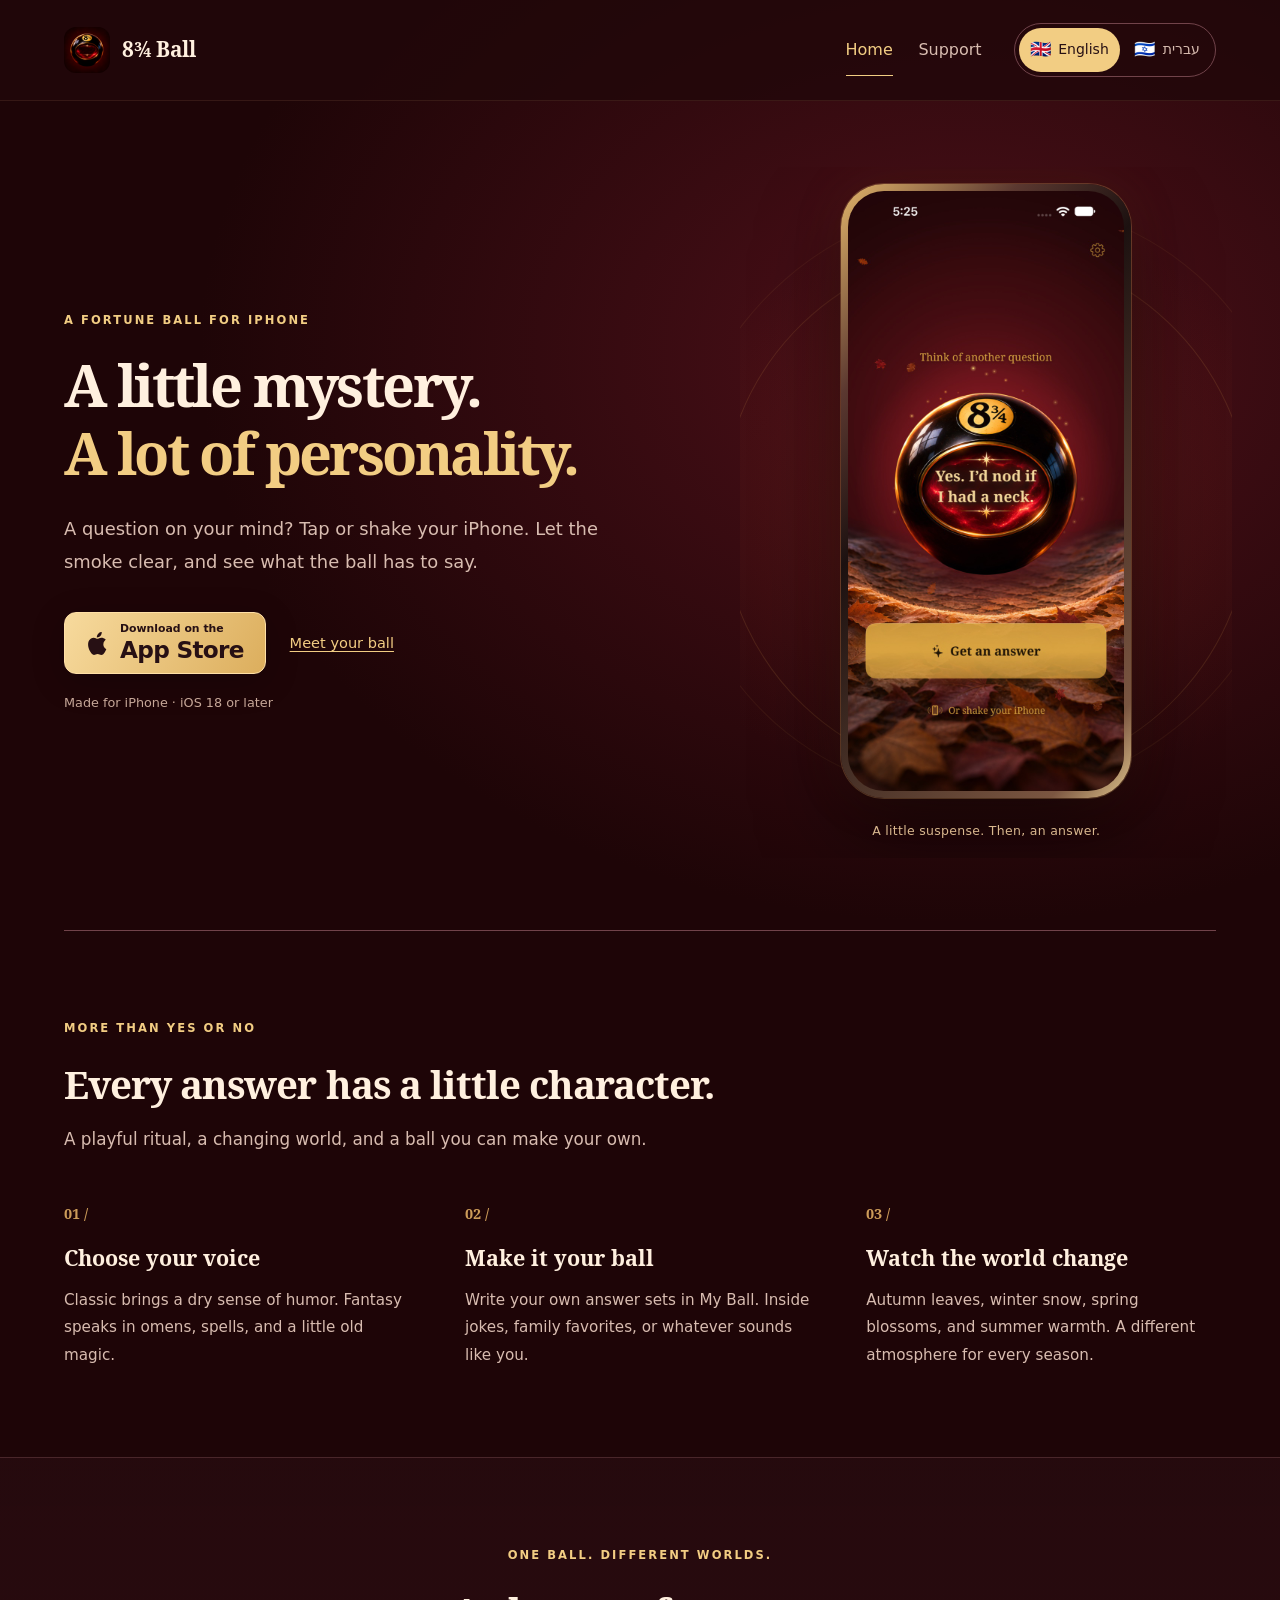
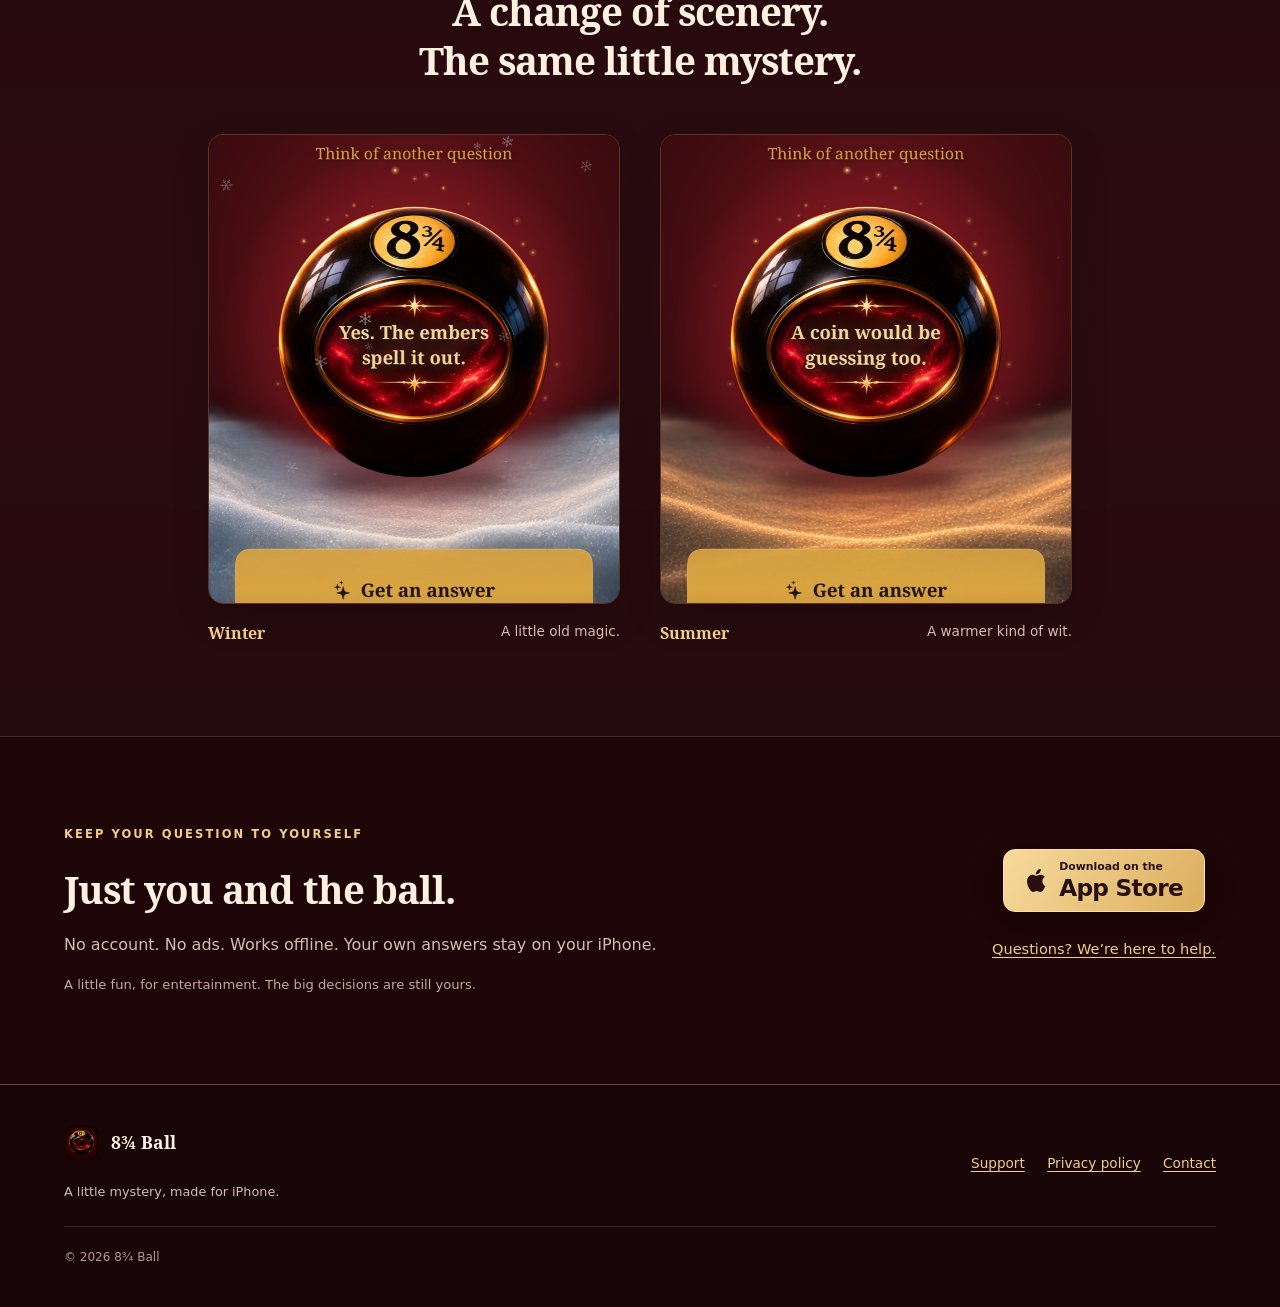
<file: index.html>
<!doctype html><html lang="en" dir="ltr"><head><meta charset="utf-8"><meta name="viewport" content="width=device-width, initial-scale=1"><meta name="description" content="A magical fortune ball for iPhone. Discover playful answers, seasonal worlds, and your own answer sets."><meta name="theme-color" content="#1e0507"><title>A little mystery. A lot of personality. · 8¾ Ball</title><link rel="icon" href="./assets/app-icon.png"><link rel="stylesheet" href="./assets/site.css"><link rel="alternate" hreflang="en" href="./"><link rel="alternate" hreflang="he" href="./he/"><link rel="alternate" hreflang="x-default" href="./"></head><body><a class="skip-link" href="#main">Skip to content</a><header class="site-header"><div class="wrap header-content"><a class="brand" href="./" lang="en" dir="ltr"><img src="./assets/app-icon.png" alt="" width="46" height="46"><span>8¾ Ball</span></a><nav class="main-nav" aria-label="Main navigation"><a href="./" aria-current="page">Home</a><a href="./support/">Support</a></nav><nav class="language-switch" aria-label="Website language"><a href="./" lang="en" hreflang="en" aria-current="page"><span aria-hidden="true">🇬🇧</span><bdi>English</bdi></a><a href="./he/" lang="he" hreflang="he"><span aria-hidden="true">🇮🇱</span><bdi>עברית</bdi></a></nav></div></header><main id="main" tabindex="-1"><section class="hero wrap" aria-labelledby="hero-title"><div class="hero-copy"><p class="eyebrow">A FORTUNE BALL FOR IPHONE</p><h1 id="hero-title">A little mystery.<br><em>A lot of personality.</em></h1><p class="lead">A question on your mind? Tap or shake your iPhone. Let the smoke clear, and see what the ball has to say.</p><div class="hero-actions"><a class="button store-button" href="https://apps.apple.com/app/id6838072461"><svg aria-hidden="true" viewBox="0 0 24 28" width="23" height="27"><path fill="currentColor" d="M18.1 14.8c0-3 2.5-4.5 2.6-4.6-1.4-2-3.5-2.3-4.3-2.3-1.8-.2-3.6 1.1-4.5 1.1-.9 0-2.3-1.1-3.8-1.1-2 0-3.9 1.2-4.9 3-2.1 3.6-.5 9 1.5 12 .9 1.4 2.1 3 3.6 3 1.5-.1 2-1 3.8-1 1.8 0 2.3 1 3.9 1 1.6 0 2.6-1.4 3.6-2.9 1.1-1.6 1.6-3.1 1.6-3.2-.1 0-3.1-1.2-3.1-5zM15.2 6c.8-1 1.4-2.5 1.2-4-.1-.1-2.4.2-3.6 1.7-1 1.1-1.6 2.6-1.5 4 1.4.1 2.8-.7 3.9-1.7z"/></svg><span><small>Download on the</small><strong lang="en">App Store</strong></span></a><a class="text-link" href="#experience">Meet your ball</a></div><p class="fine-print">Made for iPhone · iOS 18 or later</p></div><div class="hero-visual"><span class="orbit orbit-one" aria-hidden="true"></span><span class="orbit orbit-two" aria-hidden="true"></span><div class="phone"><img class="" src="./assets/en-1-classic-autumn.jpg" width="737" height="1600" alt="8¾ Ball on iPhone: a gold-rimmed fortune ball answers “Yes. I’d nod if I had a neck.” against an autumn landscape." fetchpriority="high" decoding="async"></div><p class="image-caption">A little suspense. Then, an answer.</p></div></section>
  <section class="experience section wrap" id="experience" aria-labelledby="experience-title"><div class="section-heading"><p class="eyebrow">MORE THAN YES OR NO</p><h2 id="experience-title">Every answer has a little character.</h2><p>A playful ritual, a changing world, and a ball you can make your own.</p></div><div class="feature-grid"><article class="feature"><span class="feature-number" aria-hidden="true">01 /</span><h3>Choose your voice</h3><p>Classic brings a dry sense of humor. Fantasy speaks in omens, spells, and a little old magic.</p></article><article class="feature"><span class="feature-number" aria-hidden="true">02 /</span><h3>Make it your ball</h3><p>Write your own answer sets in My Ball. Inside jokes, family favorites, or whatever sounds like you.</p></article><article class="feature"><span class="feature-number" aria-hidden="true">03 /</span><h3>Watch the world change</h3><p>Autumn leaves, winter snow, spring blossoms, and summer warmth. A different atmosphere for every season.</p></article></div></section>
  <section class="gallery-section section" aria-labelledby="gallery-title"><div class="wrap"><div class="section-heading"><p class="eyebrow">ONE BALL. DIFFERENT WORLDS.</p><h2 id="gallery-title">A change of scenery.<br>The same little mystery.</h2></div><div class="gallery"><figure><img class="" src="./assets/en-2-fantasy-winter.jpg" width="737" height="1600" alt="Fantasy answer in the ball above a snowy winter landscape." loading="lazy" decoding="async"><figcaption><span>Winter</span>A little old magic.</figcaption></figure><figure><img class="" src="./assets/en-3-classic-summer.jpg" width="737" height="1600" alt="Classic answer in the ball against a warm summer landscape." loading="lazy" decoding="async"><figcaption><span>Summer</span>A warmer kind of wit.</figcaption></figure></div></div></section>
  <section class="closing wrap"><div><p class="eyebrow">KEEP YOUR QUESTION TO YOURSELF</p><h2>Just you and the ball.</h2><p>No account. No ads. Works offline. Your own answers stay on your iPhone.</p><p class="entertainment">A little fun, for entertainment. The big decisions are still yours.</p></div><div class="closing-actions"><a class="button store-button" href="https://apps.apple.com/app/id6838072461"><svg aria-hidden="true" viewBox="0 0 24 28" width="23" height="27"><path fill="currentColor" d="M18.1 14.8c0-3 2.5-4.5 2.6-4.6-1.4-2-3.5-2.3-4.3-2.3-1.8-.2-3.6 1.1-4.5 1.1-.9 0-2.3-1.1-3.8-1.1-2 0-3.9 1.2-4.9 3-2.1 3.6-.5 9 1.5 12 .9 1.4 2.1 3 3.6 3 1.5-.1 2-1 3.8-1 1.8 0 2.3 1 3.9 1 1.6 0 2.6-1.4 3.6-2.9 1.1-1.6 1.6-3.1 1.6-3.2-.1 0-3.1-1.2-3.1-5zM15.2 6c.8-1 1.4-2.5 1.2-4-.1-.1-2.4.2-3.6 1.7-1 1.1-1.6 2.6-1.5 4 1.4.1 2.8-.7 3.9-1.7z"/></svg><span><small>Download on the</small><strong lang="en">App Store</strong></span></a><a class="text-link" href="./support/">Questions? We’re here to help.</a></div></section></main><footer class="site-footer"><div class="wrap footer-content"><div><a class="brand" href="./" lang="en" dir="ltr"><img src="./assets/app-icon.png" alt="" width="46" height="46"><span>8¾ Ball</span></a><p>A little mystery, made for iPhone.</p></div><nav aria-label="Footer navigation"><a href="./support/">Support</a><a href="./privacy/">Privacy policy</a><a href="mailto:gitznasoftdev@gmail.com">Contact</a></nav><p class="copyright">© 2026 8¾ Ball</p></div></footer></body></html>
</file>
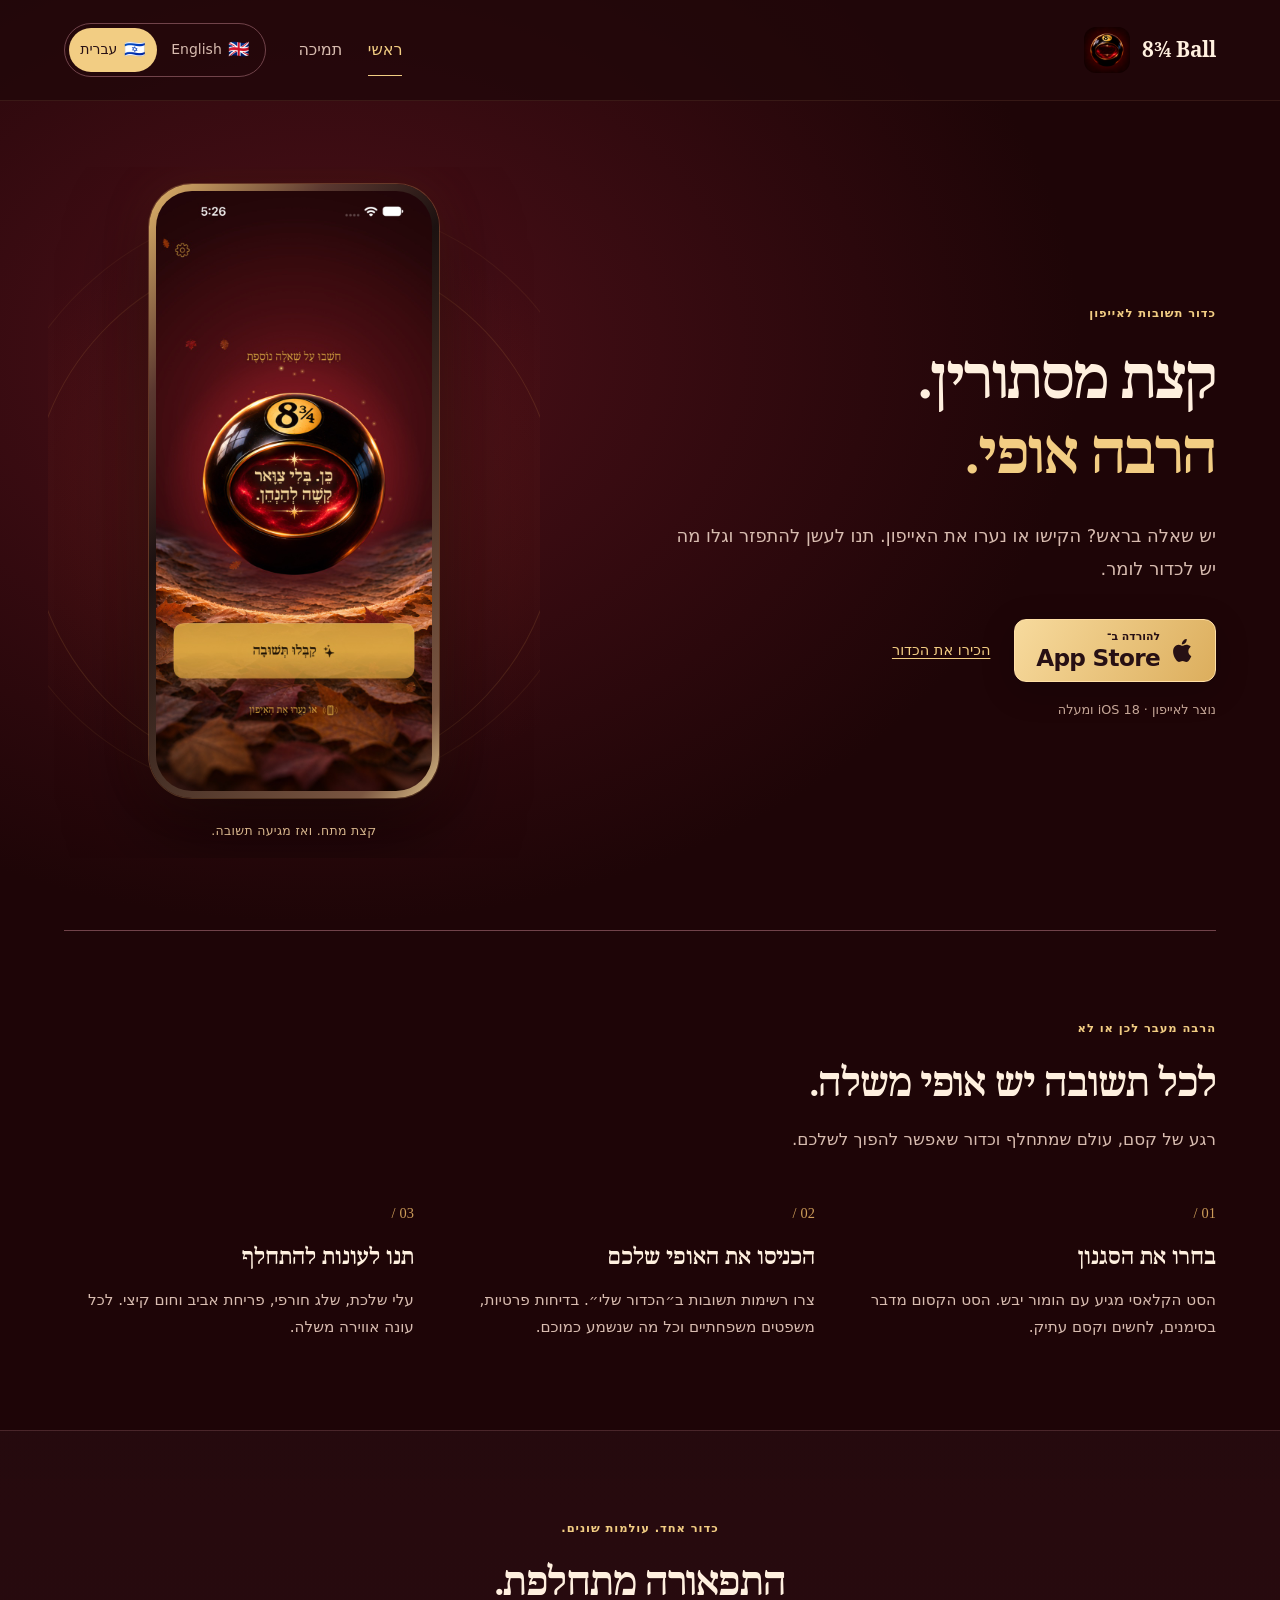
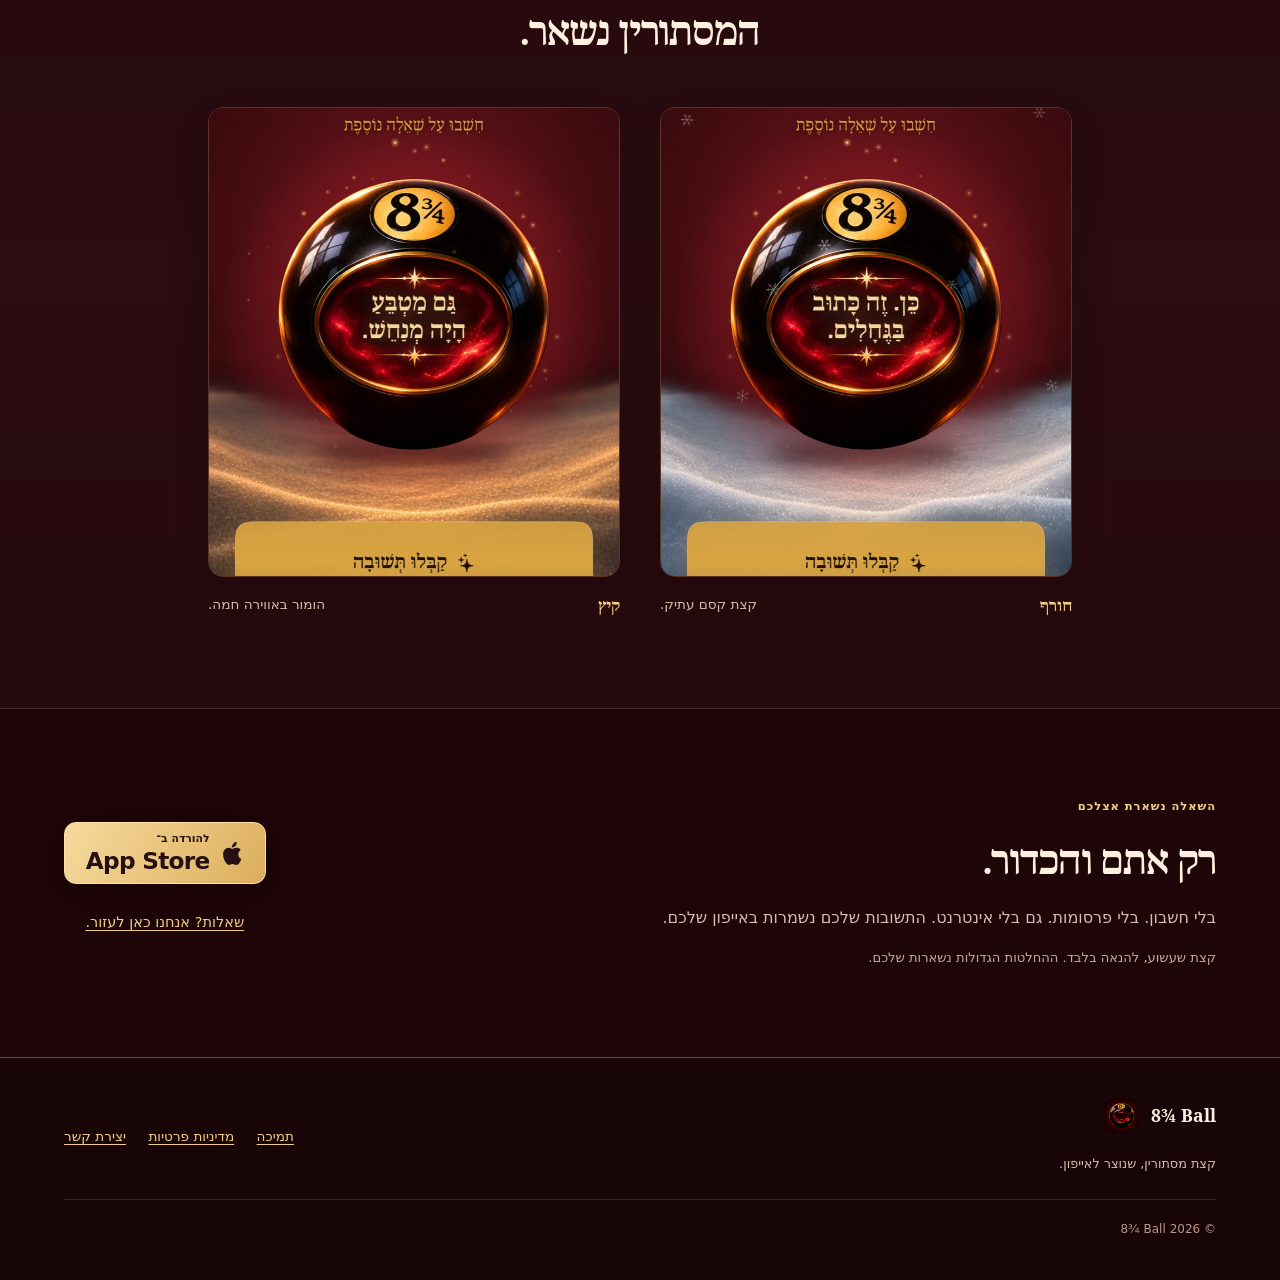
<file: he/index.html>
<!doctype html><html lang="he" dir="rtl"><head><meta charset="utf-8"><meta name="viewport" content="width=device-width, initial-scale=1"><meta name="description" content="כדור תשובות קסום לאייפון. תשובות עם אופי, עולמות מתחלפים ורשימות תשובות משלכם."><meta name="theme-color" content="#1e0507"><title>קצת מסתורין. הרבה אופי. · 8¾ Ball</title><link rel="icon" href="../assets/app-icon.png"><link rel="stylesheet" href="../assets/site.css"><link rel="alternate" hreflang="en" href="../"><link rel="alternate" hreflang="he" href="../he/"><link rel="alternate" hreflang="x-default" href="../"></head><body><a class="skip-link" href="#main">דילוג לתוכן</a><header class="site-header"><div class="wrap header-content"><a class="brand" href="../he/" lang="en" dir="ltr"><img src="../assets/app-icon.png" alt="" width="46" height="46"><span>8¾ Ball</span></a><nav class="main-nav" aria-label="ניווט ראשי"><a href="../he/" aria-current="page">ראשי</a><a href="../he/support/">תמיכה</a></nav><nav class="language-switch" aria-label="שפת האתר"><a href="../" lang="en" hreflang="en"><span aria-hidden="true">🇬🇧</span><bdi>English</bdi></a><a href="../he/" lang="he" hreflang="he" aria-current="page"><span aria-hidden="true">🇮🇱</span><bdi>עברית</bdi></a></nav></div></header><main id="main" tabindex="-1"><section class="hero wrap" aria-labelledby="hero-title"><div class="hero-copy"><p class="eyebrow">כדור תשובות לאייפון</p><h1 id="hero-title">קצת מסתורין.<br><em>הרבה אופי.</em></h1><p class="lead">יש שאלה בראש? הקישו או נערו את האייפון. תנו לעשן להתפזר וגלו מה יש לכדור לומר.</p><div class="hero-actions"><a class="button store-button" href="https://apps.apple.com/app/id6838072461"><svg aria-hidden="true" viewBox="0 0 24 28" width="23" height="27"><path fill="currentColor" d="M18.1 14.8c0-3 2.5-4.5 2.6-4.6-1.4-2-3.5-2.3-4.3-2.3-1.8-.2-3.6 1.1-4.5 1.1-.9 0-2.3-1.1-3.8-1.1-2 0-3.9 1.2-4.9 3-2.1 3.6-.5 9 1.5 12 .9 1.4 2.1 3 3.6 3 1.5-.1 2-1 3.8-1 1.8 0 2.3 1 3.9 1 1.6 0 2.6-1.4 3.6-2.9 1.1-1.6 1.6-3.1 1.6-3.2-.1 0-3.1-1.2-3.1-5zM15.2 6c.8-1 1.4-2.5 1.2-4-.1-.1-2.4.2-3.6 1.7-1 1.1-1.6 2.6-1.5 4 1.4.1 2.8-.7 3.9-1.7z"/></svg><span><small>להורדה ב־</small><strong lang="en">App Store</strong></span></a><a class="text-link" href="#experience">הכירו את הכדור</a></div><p class="fine-print">נוצר לאייפון · iOS 18 ומעלה</p></div><div class="hero-visual"><span class="orbit orbit-one" aria-hidden="true"></span><span class="orbit orbit-two" aria-hidden="true"></span><div class="phone"><img class="" src="../assets/he-1-classic-autumn.jpg" width="737" height="1600" alt="הכדור באייפון: כדור שחור עם מסגרת זהב ותשובה משעשעת, על רקע עלי שלכת." fetchpriority="high" decoding="async"></div><p class="image-caption">קצת מתח. ואז מגיעה תשובה.</p></div></section>
  <section class="experience section wrap" id="experience" aria-labelledby="experience-title"><div class="section-heading"><p class="eyebrow">הרבה מעבר לכן או לא</p><h2 id="experience-title">לכל תשובה יש אופי משלה.</h2><p>רגע של קסם, עולם שמתחלף וכדור שאפשר להפוך לשלכם.</p></div><div class="feature-grid"><article class="feature"><span class="feature-number" aria-hidden="true">01 /</span><h3>בחרו את הסגנון</h3><p>הסט הקלאסי מגיע עם הומור יבש. הסט הקסום מדבר בסימנים, לחשים וקסם עתיק.</p></article><article class="feature"><span class="feature-number" aria-hidden="true">02 /</span><h3>הכניסו את האופי שלכם</h3><p>צרו רשימות תשובות ב״הכדור שלי״. בדיחות פרטיות, משפטים משפחתיים וכל מה שנשמע כמוכם.</p></article><article class="feature"><span class="feature-number" aria-hidden="true">03 /</span><h3>תנו לעונות להתחלף</h3><p>עלי שלכת, שלג חורפי, פריחת אביב וחום קיצי. לכל עונה אווירה משלה.</p></article></div></section>
  <section class="gallery-section section" aria-labelledby="gallery-title"><div class="wrap"><div class="section-heading"><p class="eyebrow">כדור אחד. עולמות שונים.</p><h2 id="gallery-title">התפאורה מתחלפת.<br>המסתורין נשאר.</h2></div><div class="gallery"><figure><img class="" src="../assets/he-2-fantasy-winter.jpg" width="737" height="1600" alt="תשובה מהסט הקסום בכדור על רקע שלג חורפי." loading="lazy" decoding="async"><figcaption><span>חורף</span>קצת קסם עתיק.</figcaption></figure><figure><img class="" src="../assets/he-3-classic-summer.jpg" width="737" height="1600" alt="תשובה מהסט הקלאסי בכדור על רקע קיצי חם." loading="lazy" decoding="async"><figcaption><span>קיץ</span>הומור באווירה חמה.</figcaption></figure></div></div></section>
  <section class="closing wrap"><div><p class="eyebrow">השאלה נשארת אצלכם</p><h2>רק אתם והכדור.</h2><p>בלי חשבון. בלי פרסומות. גם בלי אינטרנט. התשובות שלכם נשמרות באייפון שלכם.</p><p class="entertainment">קצת שעשוע, להנאה בלבד. ההחלטות הגדולות נשארות שלכם.</p></div><div class="closing-actions"><a class="button store-button" href="https://apps.apple.com/app/id6838072461"><svg aria-hidden="true" viewBox="0 0 24 28" width="23" height="27"><path fill="currentColor" d="M18.1 14.8c0-3 2.5-4.5 2.6-4.6-1.4-2-3.5-2.3-4.3-2.3-1.8-.2-3.6 1.1-4.5 1.1-.9 0-2.3-1.1-3.8-1.1-2 0-3.9 1.2-4.9 3-2.1 3.6-.5 9 1.5 12 .9 1.4 2.1 3 3.6 3 1.5-.1 2-1 3.8-1 1.8 0 2.3 1 3.9 1 1.6 0 2.6-1.4 3.6-2.9 1.1-1.6 1.6-3.1 1.6-3.2-.1 0-3.1-1.2-3.1-5zM15.2 6c.8-1 1.4-2.5 1.2-4-.1-.1-2.4.2-3.6 1.7-1 1.1-1.6 2.6-1.5 4 1.4.1 2.8-.7 3.9-1.7z"/></svg><span><small>להורדה ב־</small><strong lang="en">App Store</strong></span></a><a class="text-link" href="../he/support/">שאלות? אנחנו כאן לעזור.</a></div></section></main><footer class="site-footer"><div class="wrap footer-content"><div><a class="brand" href="../he/" lang="en" dir="ltr"><img src="../assets/app-icon.png" alt="" width="46" height="46"><span>8¾ Ball</span></a><p>קצת מסתורין, שנוצר לאייפון.</p></div><nav aria-label="ניווט תחתון"><a href="../he/support/">תמיכה</a><a href="../he/privacy/">מדיניות פרטיות</a><a href="mailto:gitznasoftdev@gmail.com">יצירת קשר</a></nav><p class="copyright">© 2026 <bdi dir="ltr">8¾ Ball</bdi></p></div></footer></body></html>
</file>
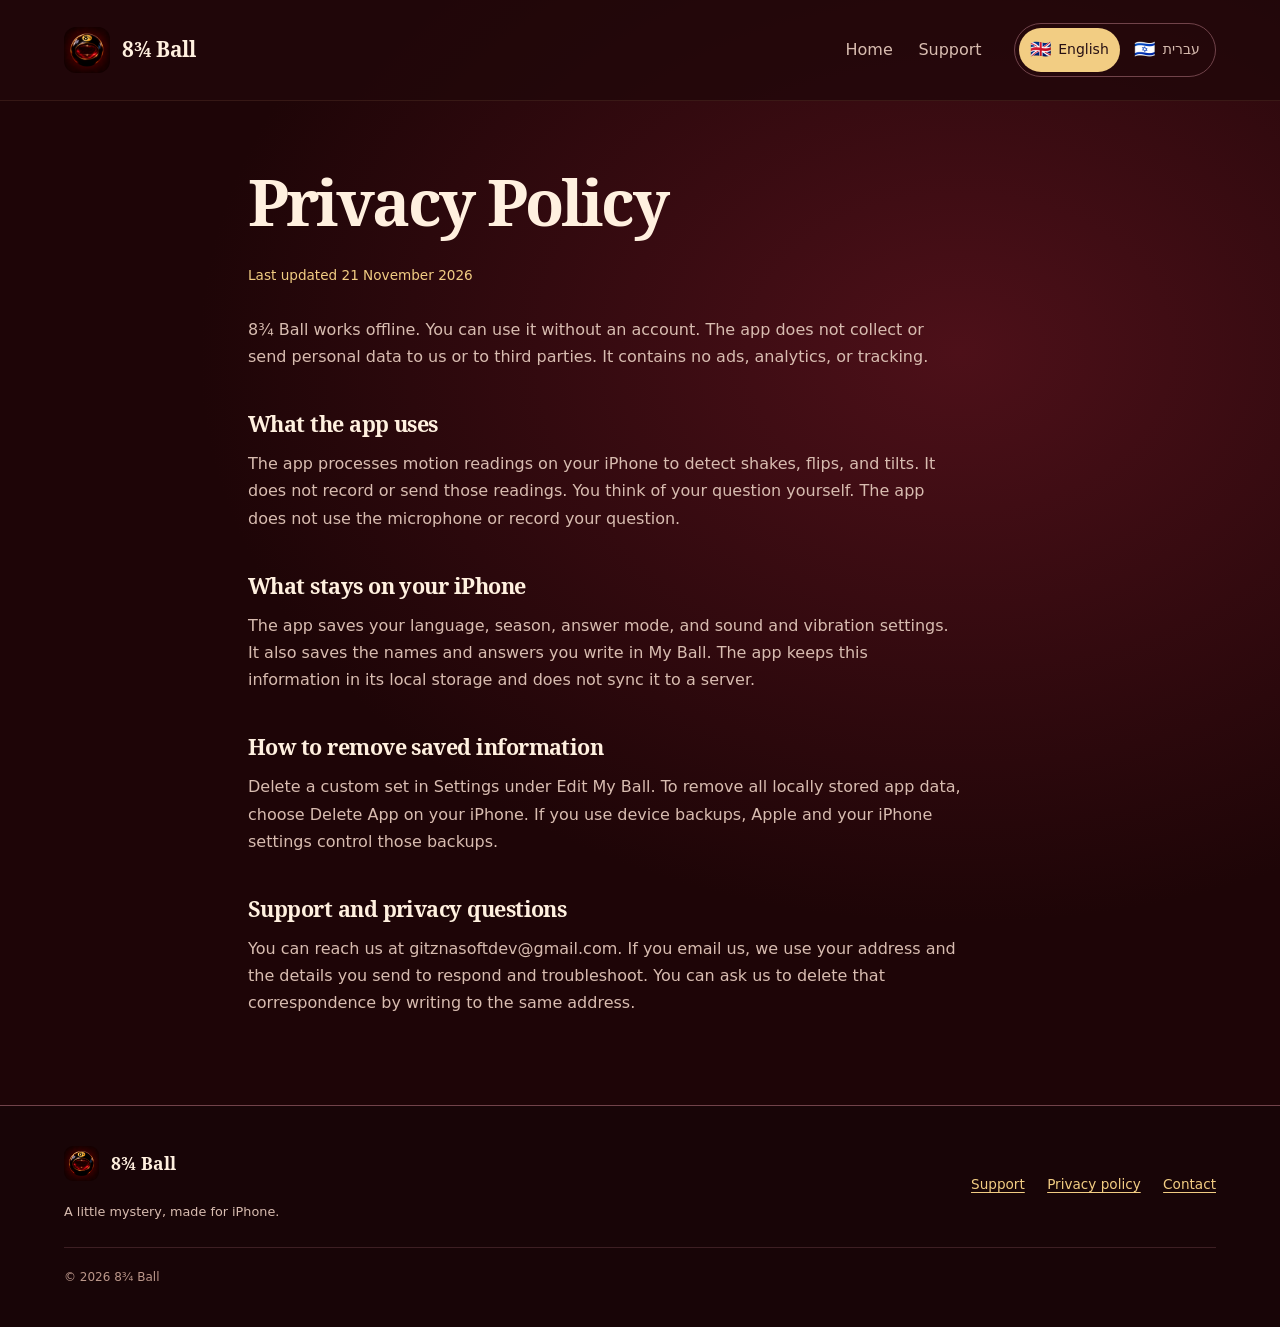
<file: privacy/index.html>
<!doctype html><html lang="en" dir="ltr"><head><meta charset="utf-8"><meta name="viewport" content="width=device-width, initial-scale=1"><meta name="description" content="How 8¾ Ball handles your information and keeps your answers on your iPhone."><meta name="theme-color" content="#1e0507"><title>Privacy · 8¾ Ball</title><link rel="icon" href="../assets/app-icon.png"><link rel="stylesheet" href="../assets/site.css"><link rel="alternate" hreflang="en" href="../privacy/"><link rel="alternate" hreflang="he" href="../he/privacy/"><link rel="alternate" hreflang="x-default" href="../privacy/"></head><body><a class="skip-link" href="#main">Skip to content</a><header class="site-header"><div class="wrap header-content"><a class="brand" href="../" lang="en" dir="ltr"><img src="../assets/app-icon.png" alt="" width="46" height="46"><span>8¾ Ball</span></a><nav class="main-nav" aria-label="Main navigation"><a href="../">Home</a><a href="../support/">Support</a></nav><nav class="language-switch" aria-label="Website language"><a href="../privacy/" lang="en" hreflang="en" aria-current="page"><span aria-hidden="true">🇬🇧</span><bdi>English</bdi></a><a href="../he/privacy/" lang="he" hreflang="he"><span aria-hidden="true">🇮🇱</span><bdi>עברית</bdi></a></nav></div></header><main id="main" tabindex="-1"><div class="wrap legal-wrap"><article class="legal-document" id="en">

      <h1 id="title-en">Privacy Policy</h1>
      <p class="date">Last updated <time datetime="2026-11-21">21 November 2026</time></p>
      <p>8¾ Ball works offline. You can use it without an account. The app does not collect or send personal data to us or to third parties. It contains no ads, analytics, or tracking.</p>
      <h2>What the app uses</h2>
      <p>The app processes motion readings on your iPhone to detect shakes, flips, and tilts. It does not record or send those readings. You think of your question yourself. The app does not use the microphone or record your question.</p>
      <h2>What stays on your iPhone</h2>
      <p>The app saves your language, season, answer mode, and sound and vibration settings. It also saves the names and answers you write in My Ball. The app keeps this information in its local storage and does not sync it to a server.</p>
      <h2>How to remove saved information</h2>
      <p>Delete a custom set in Settings under Edit My Ball. To remove all locally stored app data, choose Delete App on your iPhone. If you use device backups, Apple and your iPhone settings control those backups.</p>
      <h2>Support and privacy questions</h2>
      <p>You can reach us at <bdi>gitznasoftdev@gmail.com</bdi>. If you email us, we use your address and the details you send to respond and troubleshoot. You can ask us to delete that correspondence by writing to the same address.</p>
    </article></div></main><footer class="site-footer"><div class="wrap footer-content"><div><a class="brand" href="../" lang="en" dir="ltr"><img src="../assets/app-icon.png" alt="" width="46" height="46"><span>8¾ Ball</span></a><p>A little mystery, made for iPhone.</p></div><nav aria-label="Footer navigation"><a href="../support/">Support</a><a href="../privacy/">Privacy policy</a><a href="mailto:gitznasoftdev@gmail.com">Contact</a></nav><p class="copyright">© 2026 8¾ Ball</p></div></footer></body></html>
</file>
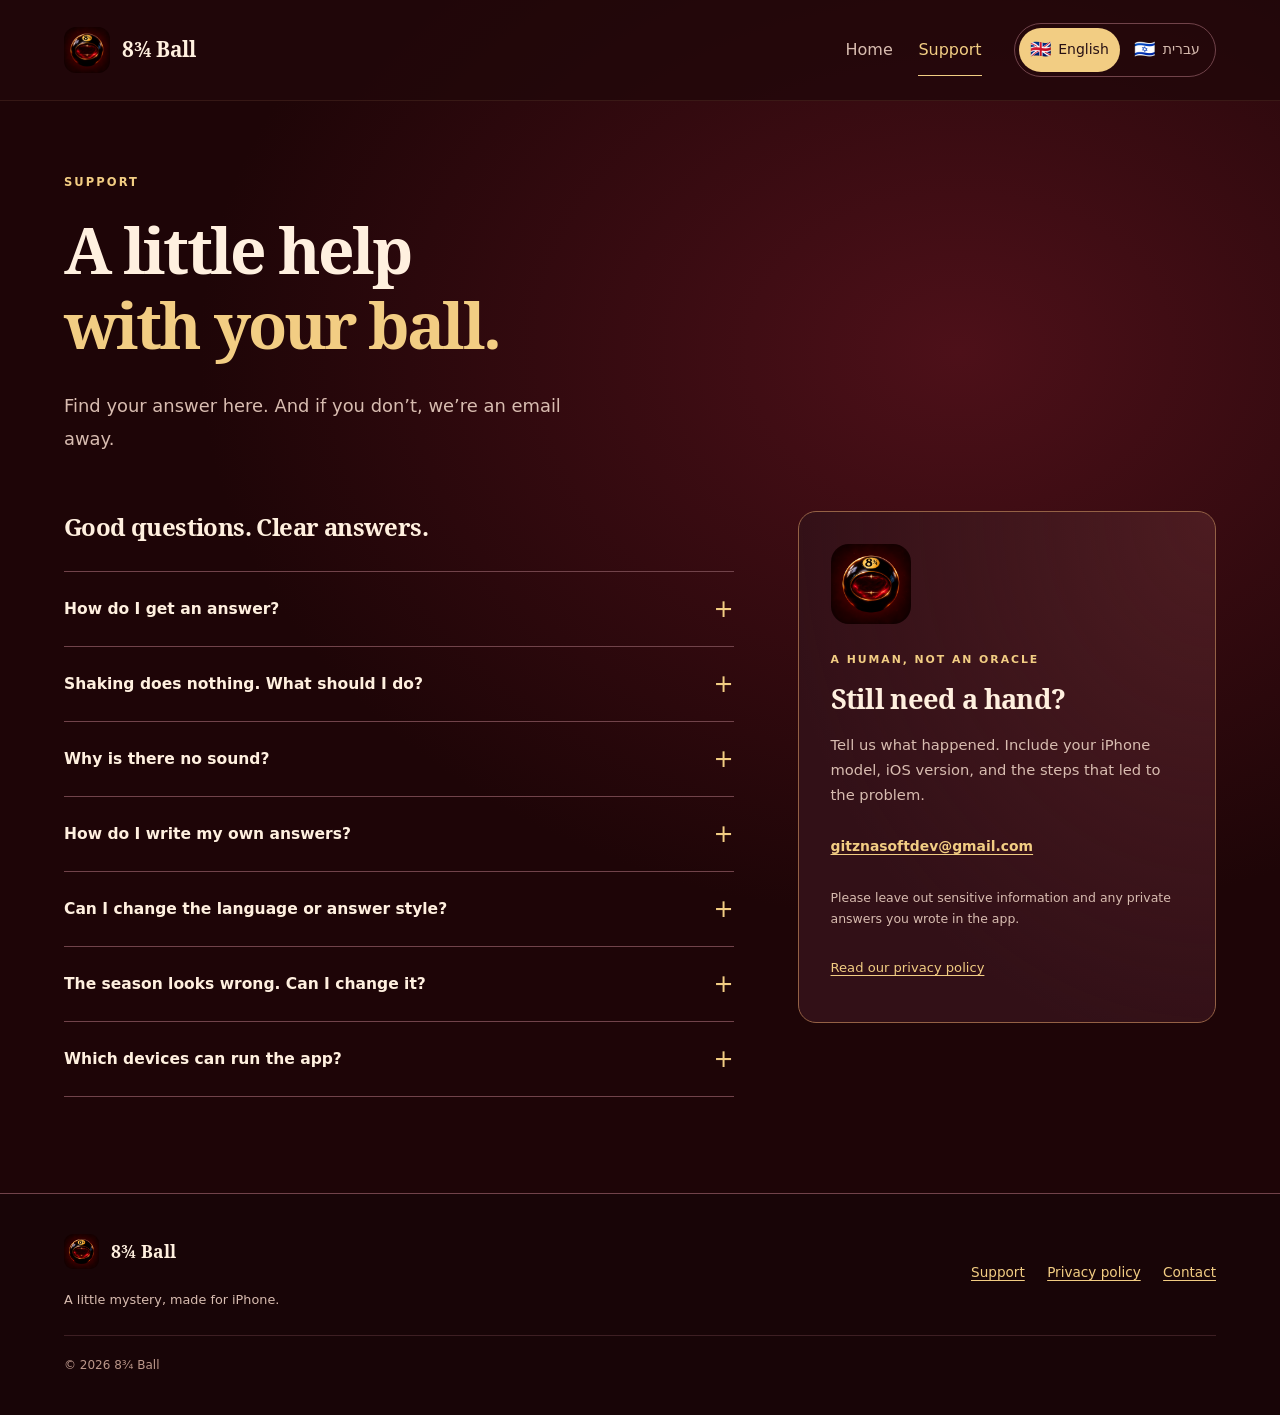
<file: support/index.html>
<!doctype html><html lang="en" dir="ltr"><head><meta charset="utf-8"><meta name="viewport" content="width=device-width, initial-scale=1"><meta name="description" content="Help, answers, and contact for the 8¾ Ball iPhone app."><meta name="theme-color" content="#1e0507"><title>Support · 8¾ Ball</title><link rel="icon" href="../assets/app-icon.png"><link rel="stylesheet" href="../assets/site.css"><link rel="alternate" hreflang="en" href="../support/"><link rel="alternate" hreflang="he" href="../he/support/"><link rel="alternate" hreflang="x-default" href="../support/"></head><body><a class="skip-link" href="#main">Skip to content</a><header class="site-header"><div class="wrap header-content"><a class="brand" href="../" lang="en" dir="ltr"><img src="../assets/app-icon.png" alt="" width="46" height="46"><span>8¾ Ball</span></a><nav class="main-nav" aria-label="Main navigation"><a href="../">Home</a><a href="../support/" aria-current="page">Support</a></nav><nav class="language-switch" aria-label="Website language"><a href="../support/" lang="en" hreflang="en" aria-current="page"><span aria-hidden="true">🇬🇧</span><bdi>English</bdi></a><a href="../he/support/" lang="he" hreflang="he"><span aria-hidden="true">🇮🇱</span><bdi>עברית</bdi></a></nav></div></header><main id="main" tabindex="-1"><section class="page-intro wrap"><p class="eyebrow">SUPPORT</p><h1>A little help<br><em>with your ball.</em></h1><p class="lead">Find your answer here. And if you don’t, we’re an email away.</p></section><div class="support-layout wrap"><section class="faq-section" aria-labelledby="faq-title"><h2 id="faq-title">Good questions. Clear answers.</h2><details class="faq"><summary>How do I get an answer?<span aria-hidden="true">+</span></summary><div><p>Think of a yes-or-no question, then tap Get an answer or shake your iPhone. You can also hold it face down and flip it face up. An answer appears through the smoke.</p></div></details><details class="faq"><summary>Shaking does nothing. What should I do?<span aria-hidden="true">+</span></summary><div><p>Close the app’s Settings, then try one clear back-and-forth shake. You can always tap Get an answer instead.</p></div></details><details class="faq"><summary>Why is there no sound?<span aria-hidden="true">+</span></summary><div><p>The app respects Silent mode. Turn off Silent mode on your iPhone, check the volume, and turn on sound in the app’s Settings. You can also enjoy the ball with sound off.</p></div></details><details class="faq"><summary>How do I write my own answers?<span aria-hidden="true">+</span></summary><div><p>Open Settings and choose Edit My Ball. Create a set with at least two different answers, then choose My Ball under Answer mode. To delete a set, touch and hold it in the list of sets and choose Delete.</p></div></details><details class="faq"><summary>Can I change the language or answer style?<span aria-hidden="true">+</span></summary><div><p>Yes. Open the app’s Settings to choose your language and Answer mode. Classic and Fantasy offer two different styles of answers. The website language buttons change this website only.</p></div></details><details class="faq"><summary>The season looks wrong. Can I change it?<span aria-hidden="true">+</span></summary><div><p>In Settings, choose Auto under Season to follow the date and your hemisphere. You can also choose a season manually.</p></div></details><details class="faq"><summary>Which devices can run the app?<span aria-hidden="true">+</span></summary><div><p>8¾ Ball is designed for iPhone and requires iOS 18 or later.</p></div></details></section><aside class="contact-card" aria-labelledby="contact-title"><img src="../assets/app-icon.png" width="80" height="80" alt=""><p class="eyebrow">A HUMAN, NOT AN ORACLE</p><h2 id="contact-title">Still need a hand?</h2><p>Tell us what happened. Include your iPhone model, iOS version, and the steps that led to the problem.</p><a class="email-link" href="mailto:gitznasoftdev@gmail.com"><bdi dir="ltr">gitznasoftdev@gmail.com</bdi></a><p class="fine-print">Please leave out sensitive information and any private answers you wrote in the app.</p><a class="text-link" href="../privacy/">Read our privacy policy</a></aside></div></main><footer class="site-footer"><div class="wrap footer-content"><div><a class="brand" href="../" lang="en" dir="ltr"><img src="../assets/app-icon.png" alt="" width="46" height="46"><span>8¾ Ball</span></a><p>A little mystery, made for iPhone.</p></div><nav aria-label="Footer navigation"><a href="../support/">Support</a><a href="../privacy/">Privacy policy</a><a href="mailto:gitznasoftdev@gmail.com">Contact</a></nav><p class="copyright">© 2026 8¾ Ball</p></div></footer></body></html>
</file>
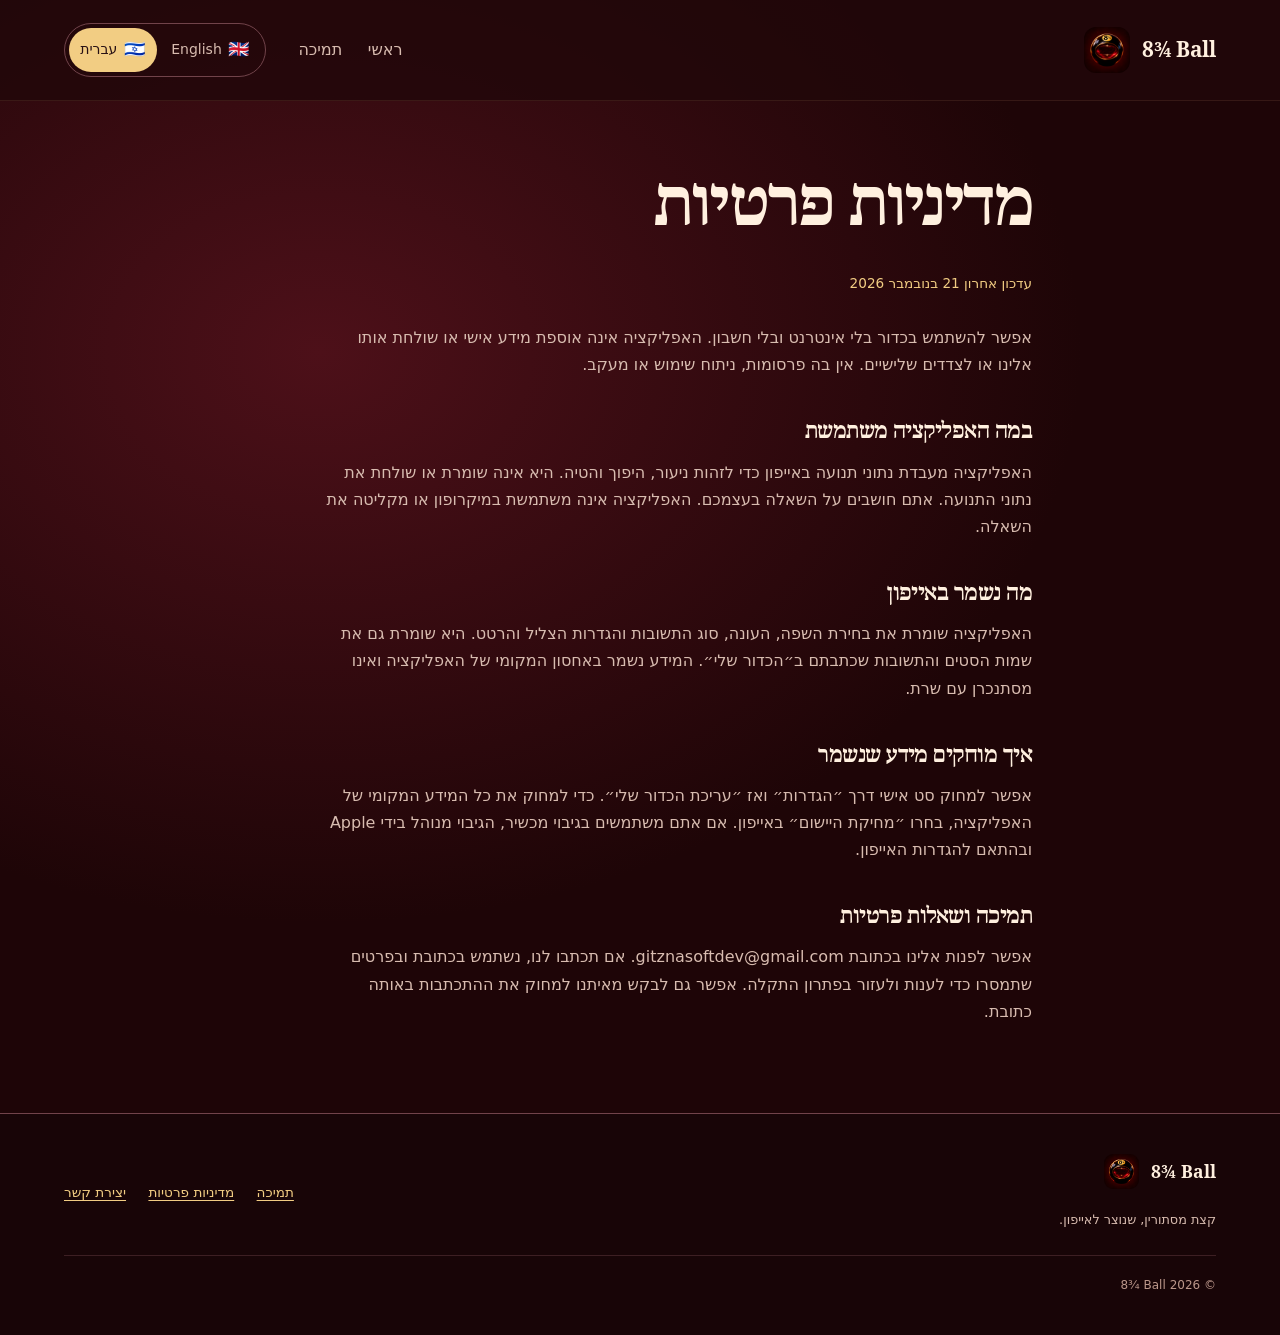
<file: he/privacy/index.html>
<!doctype html><html lang="he" dir="rtl"><head><meta charset="utf-8"><meta name="viewport" content="width=device-width, initial-scale=1"><meta name="description" content="איך הכדור שומר על הפרטיות שלכם ועל התשובות באייפון שלכם."><meta name="theme-color" content="#1e0507"><title>פרטיות · 8¾ Ball</title><link rel="icon" href="../../assets/app-icon.png"><link rel="stylesheet" href="../../assets/site.css"><link rel="alternate" hreflang="en" href="../../privacy/"><link rel="alternate" hreflang="he" href="../../he/privacy/"><link rel="alternate" hreflang="x-default" href="../../privacy/"></head><body><a class="skip-link" href="#main">דילוג לתוכן</a><header class="site-header"><div class="wrap header-content"><a class="brand" href="../../he/" lang="en" dir="ltr"><img src="../../assets/app-icon.png" alt="" width="46" height="46"><span>8¾ Ball</span></a><nav class="main-nav" aria-label="ניווט ראשי"><a href="../../he/">ראשי</a><a href="../../he/support/">תמיכה</a></nav><nav class="language-switch" aria-label="שפת האתר"><a href="../../privacy/" lang="en" hreflang="en"><span aria-hidden="true">🇬🇧</span><bdi>English</bdi></a><a href="../../he/privacy/" lang="he" hreflang="he" aria-current="page"><span aria-hidden="true">🇮🇱</span><bdi>עברית</bdi></a></nav></div></header><main id="main" tabindex="-1"><div class="wrap legal-wrap"><article class="legal-document" id="he">

      <h1 id="title-he">מדיניות פרטיות</h1>
      <p class="date">עדכון אחרון <time datetime="2026-11-21">21 בנובמבר 2026</time></p>
      <p>אפשר להשתמש בכדור בלי אינטרנט ובלי חשבון. האפליקציה אינה אוספת מידע אישי או שולחת אותו אלינו או לצדדים שלישיים. אין בה פרסומות, ניתוח שימוש או מעקב.</p>
      <h2>במה האפליקציה משתמשת</h2>
      <p>האפליקציה מעבדת נתוני תנועה באייפון כדי לזהות ניעור, היפוך והטיה. היא אינה שומרת או שולחת את נתוני התנועה. אתם חושבים על השאלה בעצמכם. האפליקציה אינה משתמשת במיקרופון או מקליטה את השאלה.</p>
      <h2>מה נשמר באייפון</h2>
      <p>האפליקציה שומרת את בחירת השפה, העונה, סוג התשובות והגדרות הצליל והרטט. היא שומרת גם את שמות הסטים והתשובות שכתבתם ב״הכדור שלי״. המידע נשמר באחסון המקומי של האפליקציה ואינו מסתנכרן עם שרת.</p>
      <h2>איך מוחקים מידע שנשמר</h2>
      <p>אפשר למחוק סט אישי דרך ״הגדרות״ ואז ״עריכת הכדור שלי״. כדי למחוק את כל המידע המקומי של האפליקציה, בחרו ״מחיקת היישום״ באייפון. אם אתם משתמשים בגיבוי מכשיר, הגיבוי מנוהל בידי Apple ובהתאם להגדרות האייפון.</p>
      <h2>תמיכה ושאלות פרטיות</h2>
      <p>אפשר לפנות אלינו בכתובת <bdi dir="ltr">gitznasoftdev@gmail.com</bdi>. אם תכתבו לנו, נשתמש בכתובת ובפרטים שתמסרו כדי לענות ולעזור בפתרון התקלה. אפשר גם לבקש מאיתנו למחוק את ההתכתבות באותה כתובת.</p>
    </article></div></main><footer class="site-footer"><div class="wrap footer-content"><div><a class="brand" href="../../he/" lang="en" dir="ltr"><img src="../../assets/app-icon.png" alt="" width="46" height="46"><span>8¾ Ball</span></a><p>קצת מסתורין, שנוצר לאייפון.</p></div><nav aria-label="ניווט תחתון"><a href="../../he/support/">תמיכה</a><a href="../../he/privacy/">מדיניות פרטיות</a><a href="mailto:gitznasoftdev@gmail.com">יצירת קשר</a></nav><p class="copyright">© 2026 <bdi dir="ltr">8¾ Ball</bdi></p></div></footer></body></html>
</file>
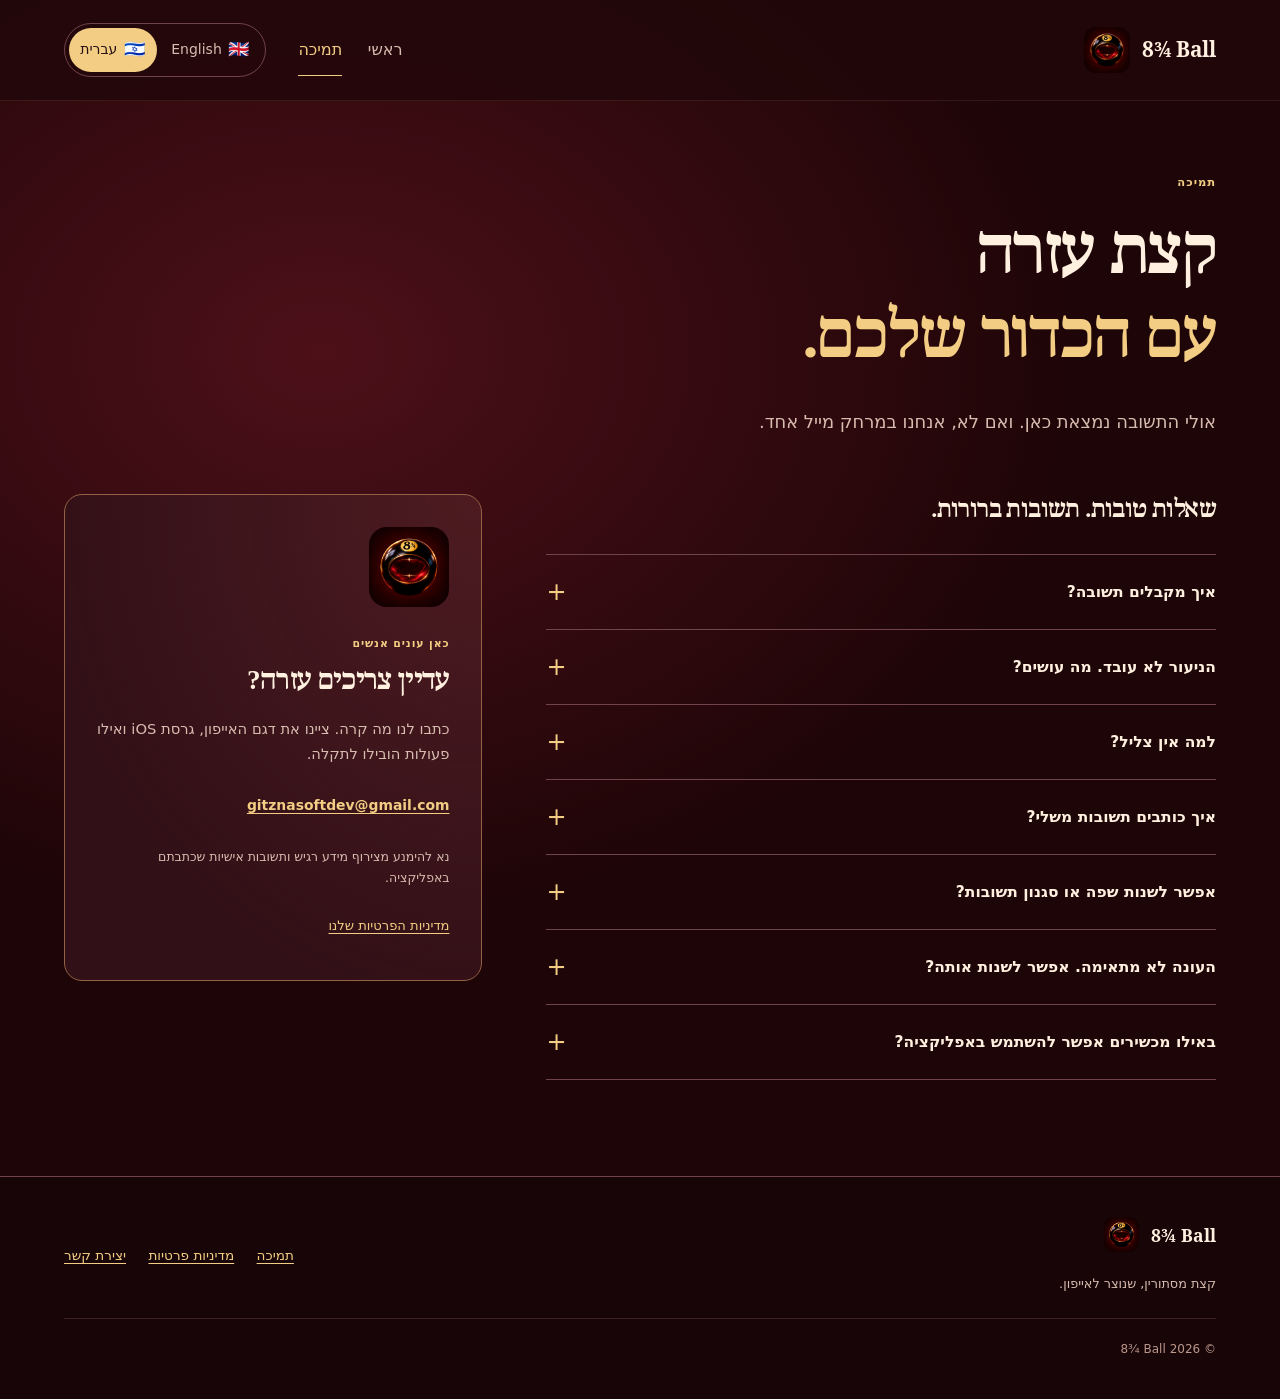
<file: he/support/index.html>
<!doctype html><html lang="he" dir="rtl"><head><meta charset="utf-8"><meta name="viewport" content="width=device-width, initial-scale=1"><meta name="description" content="עזרה, תשובות ויצירת קשר בנוגע לאפליקציית הכדור באייפון."><meta name="theme-color" content="#1e0507"><title>תמיכה · 8¾ Ball</title><link rel="icon" href="../../assets/app-icon.png"><link rel="stylesheet" href="../../assets/site.css"><link rel="alternate" hreflang="en" href="../../support/"><link rel="alternate" hreflang="he" href="../../he/support/"><link rel="alternate" hreflang="x-default" href="../../support/"></head><body><a class="skip-link" href="#main">דילוג לתוכן</a><header class="site-header"><div class="wrap header-content"><a class="brand" href="../../he/" lang="en" dir="ltr"><img src="../../assets/app-icon.png" alt="" width="46" height="46"><span>8¾ Ball</span></a><nav class="main-nav" aria-label="ניווט ראשי"><a href="../../he/">ראשי</a><a href="../../he/support/" aria-current="page">תמיכה</a></nav><nav class="language-switch" aria-label="שפת האתר"><a href="../../support/" lang="en" hreflang="en"><span aria-hidden="true">🇬🇧</span><bdi>English</bdi></a><a href="../../he/support/" lang="he" hreflang="he" aria-current="page"><span aria-hidden="true">🇮🇱</span><bdi>עברית</bdi></a></nav></div></header><main id="main" tabindex="-1"><section class="page-intro wrap"><p class="eyebrow">תמיכה</p><h1>קצת עזרה<br><em>עם הכדור שלכם.</em></h1><p class="lead">אולי התשובה נמצאת כאן. ואם לא, אנחנו במרחק מייל אחד.</p></section><div class="support-layout wrap"><section class="faq-section" aria-labelledby="faq-title"><h2 id="faq-title">שאלות טובות. תשובות ברורות.</h2><details class="faq"><summary>איך מקבלים תשובה?<span aria-hidden="true">+</span></summary><div><p>חשבו על שאלת כן או לא, ואז הקישו על ״קַבְּלוּ תְּשׁוּבָה״ או נערו את האייפון. אפשר גם להחזיק את המסך כלפי מטה ולהפוך אותו כלפי מעלה. התשובה תופיע מתוך העשן.</p></div></details><details class="faq"><summary>הניעור לא עובד. מה עושים?<span aria-hidden="true">+</span></summary><div><p>סגרו את חלון ההגדרות באפליקציה ונסו תנועה ברורה אחת של ניעור הלוך וחזור. תמיד אפשר גם להקיש על כפתור התשובה.</p></div></details><details class="faq"><summary>למה אין צליל?<span aria-hidden="true">+</span></summary><div><p>האפליקציה מכבדת את מצב השקט. כבו את מצב השקט באייפון, בדקו את עוצמת הקול והפעילו צלילים בהגדרות האפליקציה. אפשר כמובן לשחק גם בלי צליל.</p></div></details><details class="faq"><summary>איך כותבים תשובות משלי?<span aria-hidden="true">+</span></summary><div><p>פתחו את ההגדרות ובחרו ״עריכת הכדור שלי״. צרו רשימה עם לפחות שתי תשובות שונות, ואז בחרו ״הכדור שלי״ תחת ״סוג תשובות״. למחיקת רשימה, לחצו עליה לחיצה ארוכה ובחרו מחיקה.</p></div></details><details class="faq"><summary>אפשר לשנות שפה או סגנון תשובות?<span aria-hidden="true">+</span></summary><div><p>כן. בהגדרות האפליקציה אפשר לבחור שפה וסוג תשובות. הסט הקלאסי והסט הקסום מציעים תשובות בשני סגנונות שונים. כפתורי השפה באתר משנים את שפת האתר בלבד.</p></div></details><details class="faq"><summary>העונה לא מתאימה. אפשר לשנות אותה?<span aria-hidden="true">+</span></summary><div><p>בהגדרות, בחרו ״אוטומטי״ תחת ״עונה״ כדי להתאים את העונה לתאריך ולחצי הכדור שבו אתם נמצאים — הצפוני או הדרומי. אפשר גם לבחור עונה ידנית.</p></div></details><details class="faq"><summary>באילו מכשירים אפשר להשתמש באפליקציה?<span aria-hidden="true">+</span></summary><div><p>האפליקציה נועדה לאייפון עם iOS 18 ומעלה.</p></div></details></section><aside class="contact-card" aria-labelledby="contact-title"><img src="../../assets/app-icon.png" width="80" height="80" alt=""><p class="eyebrow">כאן עונים אנשים</p><h2 id="contact-title">עדיין צריכים עזרה?</h2><p>כתבו לנו מה קרה. ציינו את דגם האייפון, גרסת iOS ואילו פעולות הובילו לתקלה.</p><a class="email-link" href="mailto:gitznasoftdev@gmail.com"><bdi dir="ltr">gitznasoftdev@gmail.com</bdi></a><p class="fine-print">נא להימנע מצירוף מידע רגיש ותשובות אישיות שכתבתם באפליקציה.</p><a class="text-link" href="../../he/privacy/">מדיניות הפרטיות שלנו</a></aside></div></main><footer class="site-footer"><div class="wrap footer-content"><div><a class="brand" href="../../he/" lang="en" dir="ltr"><img src="../../assets/app-icon.png" alt="" width="46" height="46"><span>8¾ Ball</span></a><p>קצת מסתורין, שנוצר לאייפון.</p></div><nav aria-label="ניווט תחתון"><a href="../../he/support/">תמיכה</a><a href="../../he/privacy/">מדיניות פרטיות</a><a href="mailto:gitznasoftdev@gmail.com">יצירת קשר</a></nav><p class="copyright">© 2026 <bdi dir="ltr">8¾ Ball</bdi></p></div></footer></body></html>
</file>
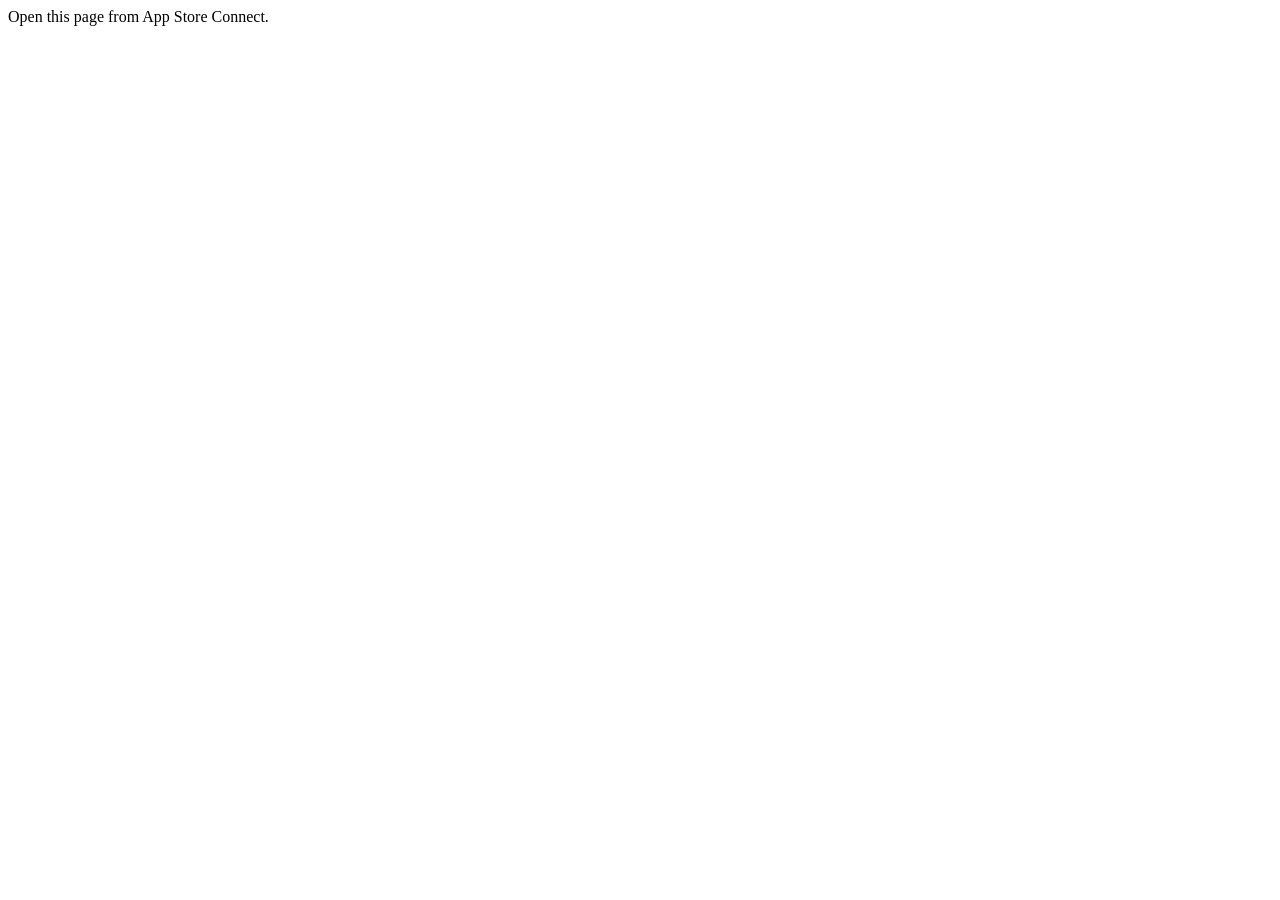
<file: screenshots/relay.html>
<!doctype html>
<html><head><meta charset="utf-8"><title>8¾ Ball screenshot relay</title></head>
<body>Preparing screenshots…
<script>
(async () => {
  const names = ['en-1-classic-autumn','en-2-fantasy-winter','en-3-classic-summer','en-4-settings',
                 'he-1-classic-autumn','he-2-fantasy-winter','he-3-classic-summer','he-4-settings'];
  const files = [];
  for (const size of ['6.9', '6.1']) {
    for (const n of names) {
      const r = await fetch(`${size}/${n}.png`);
      files.push({ name: `${n}-${size.replace('.', '_')}in.png`, buf: await r.arrayBuffer() });
    }
  }
  const target = window.opener || (window.parent !== window ? window.parent : null);
  if (target) {
    target.postMessage({ type: 'ss', files }, 'https://appstoreconnect.apple.com');
    document.body.textContent = `Sent ${files.length} screenshots. You can close this tab.`;
  } else {
    document.body.textContent = 'Open this page from App Store Connect.';
  }
})();
</script>
</body></html>
</file>
<file: assets/site.css>
@font-face{font-family:Ball Serif;src:url(noto-serif-bold.woff2) format('woff2');font-weight:700;font-display:swap}@font-face{font-family:Ball Hebrew;src:url(noto-serif-hebrew-bold.woff2) format('woff2');font-weight:700;font-display:swap}
:root{color-scheme:dark;--bg:#1e0507;--surface:#2b0e13;--text:#fff0df;--muted:#d8bcb0;--gold:#f2cd83;--edge:#71434a;--display:'Ball Serif',Georgia,serif}html:lang(he){--display:'Ball Hebrew',Georgia,serif}*{box-sizing:border-box}html{scroll-padding-top:2rem}body{margin:0;background:radial-gradient(ellipse 70% 42rem at 75% 22rem,#4d1019 0,transparent 85%),var(--bg);color:var(--text);font:1rem/1.7 system-ui,-apple-system,BlinkMacSystemFont,'Segoe UI',sans-serif}a{color:var(--gold);text-underline-offset:.23em;text-decoration-thickness:1px}a:hover{color:var(--text)}a,summary{-webkit-tap-highlight-color:transparent}button,a,summary{touch-action:manipulation}:focus-visible{outline:3px solid #ffde9c;outline-offset:5px}main:focus{outline:none}main:focus-visible{outline:3px solid #ffde9c;outline-offset:-3px}img{max-width:100%;height:auto;display:block}h1,h2,h3,p,figure{margin:0}h1,h2,h3{font-family:var(--display);font-weight:700;text-wrap:balance}h1{font-size:clamp(2.7rem,4.5vw,4.8rem);line-height:1.17;letter-spacing:-.045em}html:lang(he) h1{letter-spacing:-.025em;line-height:1.3}h1 em{font-style:normal;color:var(--gold)}h2{font-size:clamp(1.85rem,3vw,3rem);line-height:1.3;letter-spacing:-.025em}h3{font-size:1.35rem;line-height:1.4}p{color:var(--muted)}p+p{margin-block-start:1rem}.wrap{width:min(100% - 5rem,72rem);margin-inline:auto}.skip-link{position:absolute;z-index:10;top:.7rem;inset-inline-start:1rem;padding:.6rem 1rem;background:var(--gold);color:var(--bg);border-radius:.4rem;transform:translateY(-200%)}.skip-link:focus{transform:none}.site-header{border-block-end:1px solid #b77d5626;background:#20070ac7}.header-content{min-height:100px;display:flex;align-items:center;gap:2rem}.brand{display:inline-flex;gap:.75rem;align-items:center;color:var(--text);text-decoration:none;font:700 1.3rem/1.3 'Ball Serif',Georgia,serif;white-space:nowrap}.brand img{border-radius:12px;flex:none}.main-nav{display:flex;gap:1.6rem;margin-inline-start:auto}.main-nav a{color:var(--muted);text-decoration:none;padding-block:.7rem;min-height:44px}.main-nav a:hover,.main-nav a[aria-current]{color:var(--gold)}.main-nav a[aria-current]{box-shadow:0 1px var(--gold)}.language-switch{display:flex;align-items:center;gap:.2rem;padding:.25rem;border:1px solid var(--edge);border-radius:100px}.language-switch a{display:flex;align-items:center;gap:.4rem;min-height:42px;padding:.4rem .7rem;border-radius:100px;color:var(--muted);text-decoration:none;font-size:.86rem;white-space:nowrap}.language-switch a[aria-current]{background:#f2cd83;color:#271014}.language-switch a:not([aria-current]):hover{background:#4d2029;color:var(--text)}.language-switch span{font-size:1.08rem;line-height:1}.hero{display:grid;grid-template-columns:1.16fr .84fr;align-items:center;gap:3.6rem;padding-block:5.1rem 5.5rem}.hero-copy{position:relative;z-index:1}.eyebrow{color:var(--gold);font-size:.72rem;font-weight:700;letter-spacing:.18em;line-height:1.7;margin-block-end:1.3rem}html:lang(he) .eyebrow{letter-spacing:.08em}.lead{font-size:1.12rem;line-height:1.85;max-width:34rem;margin-block-start:1.6rem}.hero-actions{display:flex;align-items:center;flex-wrap:wrap;gap:1.5rem;margin-block-start:2.1rem}.button{display:inline-flex;align-items:center;justify-content:center;gap:.7rem;min-height:60px;padding:.65rem 1.3rem;border:1px solid #ffe0a6;background:linear-gradient(120deg,#f7da9d,#dcae5d);border-radius:12px;color:#271014;text-decoration:none;box-shadow:0 8px 34px #0003}.button:hover{color:#271014;background:#ffe5b2}.store-button span{display:flex;flex-direction:column;align-items:flex-start;line-height:1.1}.store-button small{font-size:.68rem;font-weight:550}.store-button strong{font-size:1.45rem;letter-spacing:-.03em;margin-top:.15rem}.store-button svg{flex:none}.text-link{display:inline-flex;align-items:center;gap:.65rem;min-height:44px;font-size:.91rem}.fine-print{font-size:.8rem;line-height:1.7}.hero-copy>.fine-print{margin-block-start:1.1rem;color:#c6a798}.hero-visual{position:relative;display:flex;flex-direction:column;align-items:center;isolation:isolate}.hero-visual:before{content:'';position:absolute;inset:5% -35%;z-index:-1;background:radial-gradient(ellipse,#ac3a2130,transparent 68%)}.phone{width:min(100%,290px);padding:7px;border-radius:43px;background:linear-gradient(130deg,#e2b56b,#5b3830 22%,#1c1110 40%,#7b5641 90%,#dfc38b);box-shadow:0 0 0 1px #c698594d,0 35px 80px #0008,0 0 50px #ad4a2126}.phone img{width:100%;border-radius:36px}.orbit{position:absolute;z-index:-1;border:1px solid #daa44e24;border-radius:50%;width:530px;max-width:145%;height:530px;max-height:90%;top:10%;transform:rotate(-25deg)}.orbit-two{width:620px;max-width:165%;height:620px;top:3%;opacity:.55}.orbit:before{content:'✦';position:absolute;top:12%;left:12%;font-size:1.1rem;color:#e5b965}.orbit-two:before{top:80%;left:85%;font-size:.7rem}.image-caption{font-size:.78rem;margin-top:1.4rem;letter-spacing:.025em;color:#d9b78e}.section{padding-block:5.5rem}.experience{border-top:1px solid var(--edge)}.section-heading{max-width:43rem}.section-heading>p:last-child:not(.eyebrow){margin-top:1rem;font-size:1.05rem}.feature-grid{display:grid;grid-template-columns:repeat(3,minmax(0,1fr));gap:3.2rem;margin-top:3rem}.feature-number{display:block;font-family:var(--display);color:#cd9c59;font-size:.9rem;margin-bottom:1rem}.feature p{margin-top:.9rem;line-height:1.8;font-size:.95rem}.gallery-section{background:linear-gradient(#2b0e1390,#3a131b70,#2b0e1390);border-block:1px solid #80505666}.gallery-section .section-heading{margin-inline:auto;text-align:center}.gallery{display:grid;grid-template-columns:repeat(2,minmax(0,1fr));gap:2.5rem;max-width:54rem;margin:3rem auto 0}.gallery figure{min-width:0}.gallery img{width:100%;height:470px;object-fit:cover;object-position:center 54%;border-radius:15px;border:1px solid #bb875457;box-shadow:0 15px 35px #0b020530}.gallery figcaption{display:flex;justify-content:space-between;flex-wrap:wrap;gap:.25rem 1rem;padding-top:1rem;color:var(--muted);font-size:.85rem}.gallery figcaption span{color:var(--gold);font-family:var(--display);font-size:1rem}.closing{display:flex;align-items:center;justify-content:space-between;gap:3rem;padding-block:5.5rem}.closing>div:first-child{max-width:40rem}.closing p:not(.eyebrow){margin-top:1rem}.closing .entertainment{font-size:.82rem;color:#c7a89b}.closing-actions{display:flex;align-items:center;flex-direction:column;gap:1rem;flex:none}.site-footer{border-top:1px solid var(--edge);background:#180507}.footer-content{padding-block:2.5rem;display:flex;align-items:center;justify-content:space-between;flex-wrap:wrap;gap:1.5rem 3rem}.site-footer .brand img{width:35px;height:35px;border-radius:9px}.site-footer .brand{font-size:1.1rem}.site-footer p{font-size:.8rem;margin-top:.75rem}.site-footer nav{display:flex;flex-wrap:wrap;gap:.4rem 1.4rem}.site-footer nav a{min-height:44px;display:inline-flex;align-items:center;font-size:.85rem}.copyright{flex-basis:100%;border-top:1px solid #71434a6b;padding-top:1.2rem!important;margin-top:0!important;color:#bb978a;font-size:.75rem!important}.page-intro{padding-block:4.5rem 3.5rem}.page-intro h1{font-size:clamp(2.7rem,5vw,4.5rem)}.support-layout{display:grid;grid-template-columns:minmax(0,1.6fr) minmax(0,1fr);gap:4rem;padding-bottom:6rem;align-items:start}.faq-section>h2{font-size:1.5rem;margin-bottom:1.8rem}.faq{border-bottom:1px solid var(--edge)}.faq:first-of-type{border-top:1px solid var(--edge)}.faq summary{display:flex;justify-content:space-between;gap:1rem;align-items:center;list-style:none;cursor:pointer;font-size:.97rem;font-weight:600;min-height:74px;padding-block:1.1rem}.faq summary::-webkit-details-marker{display:none}.faq summary span{color:var(--gold);font-size:1.5rem;font-weight:400;flex:none;line-height:1}.faq[open] summary span{transform:rotate(45deg)}.faq summary:hover{color:var(--gold)}.faq>div{padding:0 2rem 1.4rem 0}.faq p{font-size:.93rem;line-height:1.85}.contact-card{border:1px solid #946145;border-radius:18px;padding:2rem;background:radial-gradient(ellipse at top right,#6c292c75,transparent 75%),#321017}.contact-card>img{border-radius:18px;margin-bottom:1.7rem}.contact-card .eyebrow{font-size:.68rem;margin-bottom:.7rem}.contact-card h2{font-size:1.7rem}.contact-card p:not(.eyebrow){margin-top:1rem;font-size:.92rem}.contact-card .fine-print{font-size:.78rem!important}.email-link{display:block;font-size:.87rem;font-weight:600;margin-top:1.25rem;overflow-wrap:anywhere;min-height:44px;padding-block:.5rem}.contact-card .text-link{margin-top:1rem;font-size:.82rem}.legal-wrap{padding-block:4rem 5.5rem}.legal-document{max-width:49rem;margin:auto}.legal-document h1{font-size:clamp(2.6rem,5vw,4rem);margin-bottom:1.5rem}.legal-document h2{font-size:1.35rem;margin:2.5rem 0 .75rem}.legal-document p{max-width:70ch}.legal-document>.date{font-size:.85rem;color:var(--gold);margin-bottom:1.8rem}.legal-document bdi{overflow-wrap:anywhere}.legal-document .brand{display:none}html:lang(he) body{background:radial-gradient(ellipse 70% 42rem at 25% 22rem,#4d1019 0,transparent 85%),var(--bg)}html:lang(he) .faq>div{padding:0 0 1.4rem 2rem}
@media(min-width:1400px){.hero{gap:5rem;padding-block:6rem}.phone{width:310px}}
@media(max-width:1000px){.wrap{width:calc(100% - 3rem)}.header-content{gap:1.3rem}.main-nav{gap:1rem}.hero{gap:2rem;padding-block:4rem}.hero h1{font-size:3.4rem}.phone{width:265px}.orbit{max-width:110%}.orbit-two{max-width:125%}.feature-grid{gap:1.8rem}.support-layout{gap:2rem}.contact-card{padding:1.5rem}.gallery img{height:420px}}
@media(max-width:760px){.header-content{min-height:90px;flex-wrap:wrap;justify-content:space-between;gap:.5rem 1rem;padding-block:1rem}.brand{font-size:1.15rem}.brand img{width:40px;height:40px}.language-switch{margin-inline-start:auto}.main-nav{order:3;flex-basis:100%;margin:0;gap:1.4rem}.main-nav a{padding:.3rem 0;min-height:40px;font-size:.9rem}.language-switch a{font-size:.78rem;padding:.35rem .5rem;min-height:40px}.hero{grid-template-columns:minmax(0,1fr);padding-block:3.4rem 3rem;gap:3rem}.hero-copy{max-width:35rem}.hero h1{font-size:clamp(2.8rem,7vw,3.7rem)}.hero .lead{font-size:1.02rem}.hero-actions{gap:1.25rem}.hero-visual{width:100%;max-width:30rem;margin:auto}.phone{width:260px}.orbit{max-width:95%;width:430px}.orbit-two{max-width:110%;width:490px}.section{padding-block:3.5rem}.section-heading h2{font-size:2rem}.feature-grid{grid-template-columns:minmax(0,1fr);gap:1.8rem;margin-top:2rem}.feature{border-top:1px solid #71434a8f;padding-top:1.4rem}.feature-number{margin-bottom:.6rem}.feature h3{font-size:1.25rem}.feature p{max-width:40rem}.gallery{gap:1rem;margin-top:2rem}.gallery img{height:350px;object-position:center 53%;border-radius:12px}.gallery figcaption{font-size:.76rem}.closing{flex-direction:column;align-items:flex-start;gap:2rem;padding-block:3.5rem}.closing-actions{align-items:flex-start}.support-layout{grid-template-columns:minmax(0,1fr);gap:2.5rem;padding-bottom:3.5rem}.page-intro{padding-block:3rem 2.5rem}.page-intro h1{font-size:3rem}.contact-card{max-width:35rem}.legal-wrap{padding-block:3rem 4rem}.legal-document h2{font-size:1.3rem}.footer-content{align-items:flex-start;flex-direction:column;gap:1.4rem}.copyright{width:100%}.site-footer nav{column-gap:1.5rem}}
@media(max-width:420px){.wrap{width:calc(100% - 2rem)}.hero h1{font-size:2.6rem}.hero .eyebrow{font-size:.67rem}.hero .lead{font-size:1rem}.hero-actions{column-gap:1rem}.text-link{font-size:.85rem}.phone{width:248px}.gallery{gap:.8rem}.gallery img{height:290px}.gallery figcaption{display:block}.gallery figcaption span{display:block;margin-bottom:.3rem}.page-intro h1{font-size:2.65rem}.brand{gap:.5rem;font-size:1.05rem}.language-switch a{padding:.3rem .4rem;font-size:.75rem}.language-switch{gap:0}.header-content{column-gap:.5rem}.brand img{width:35px;height:35px}}
@media(prefers-reduced-motion:no-preference){a,summary{transition:background-color .16s,color .16s}.button:hover{box-shadow:0 8px 35px #c4752126}}
@media(forced-colors:active){.button,.phone,.language-switch,.language-switch a[aria-current],.contact-card{border:1px solid ButtonText}.main-nav a[aria-current]{text-decoration:underline}.orbit{display:none}.phone{background:Canvas}.button{background:ButtonFace;color:ButtonText}}
/* Keep primary navigation readable and comfortable to tap on narrow screens. */
.language-switch a{font-size:.875rem;min-height:44px}
.main-nav a{min-height:44px;display:inline-flex;align-items:center}
@media(max-width:420px){.language-switch{margin-inline-start:0}.header-content{column-gap:.6rem}.brand{flex:none}.language-switch a{padding-inline:.55rem}.header-content .main-nav{order:2}.header-content .language-switch{order:3;margin-inline-start:auto}}
@media(max-width:420px){.header-content .main-nav{flex-basis:auto;margin-inline-start:auto;gap:1rem}.header-content .language-switch{margin-inline-start:0}}
/* Decorative rings stay inside the visual column, including in RTL. */
.hero-visual{overflow:clip;overflow-clip-margin:1rem;padding-block:1px}
</file>
